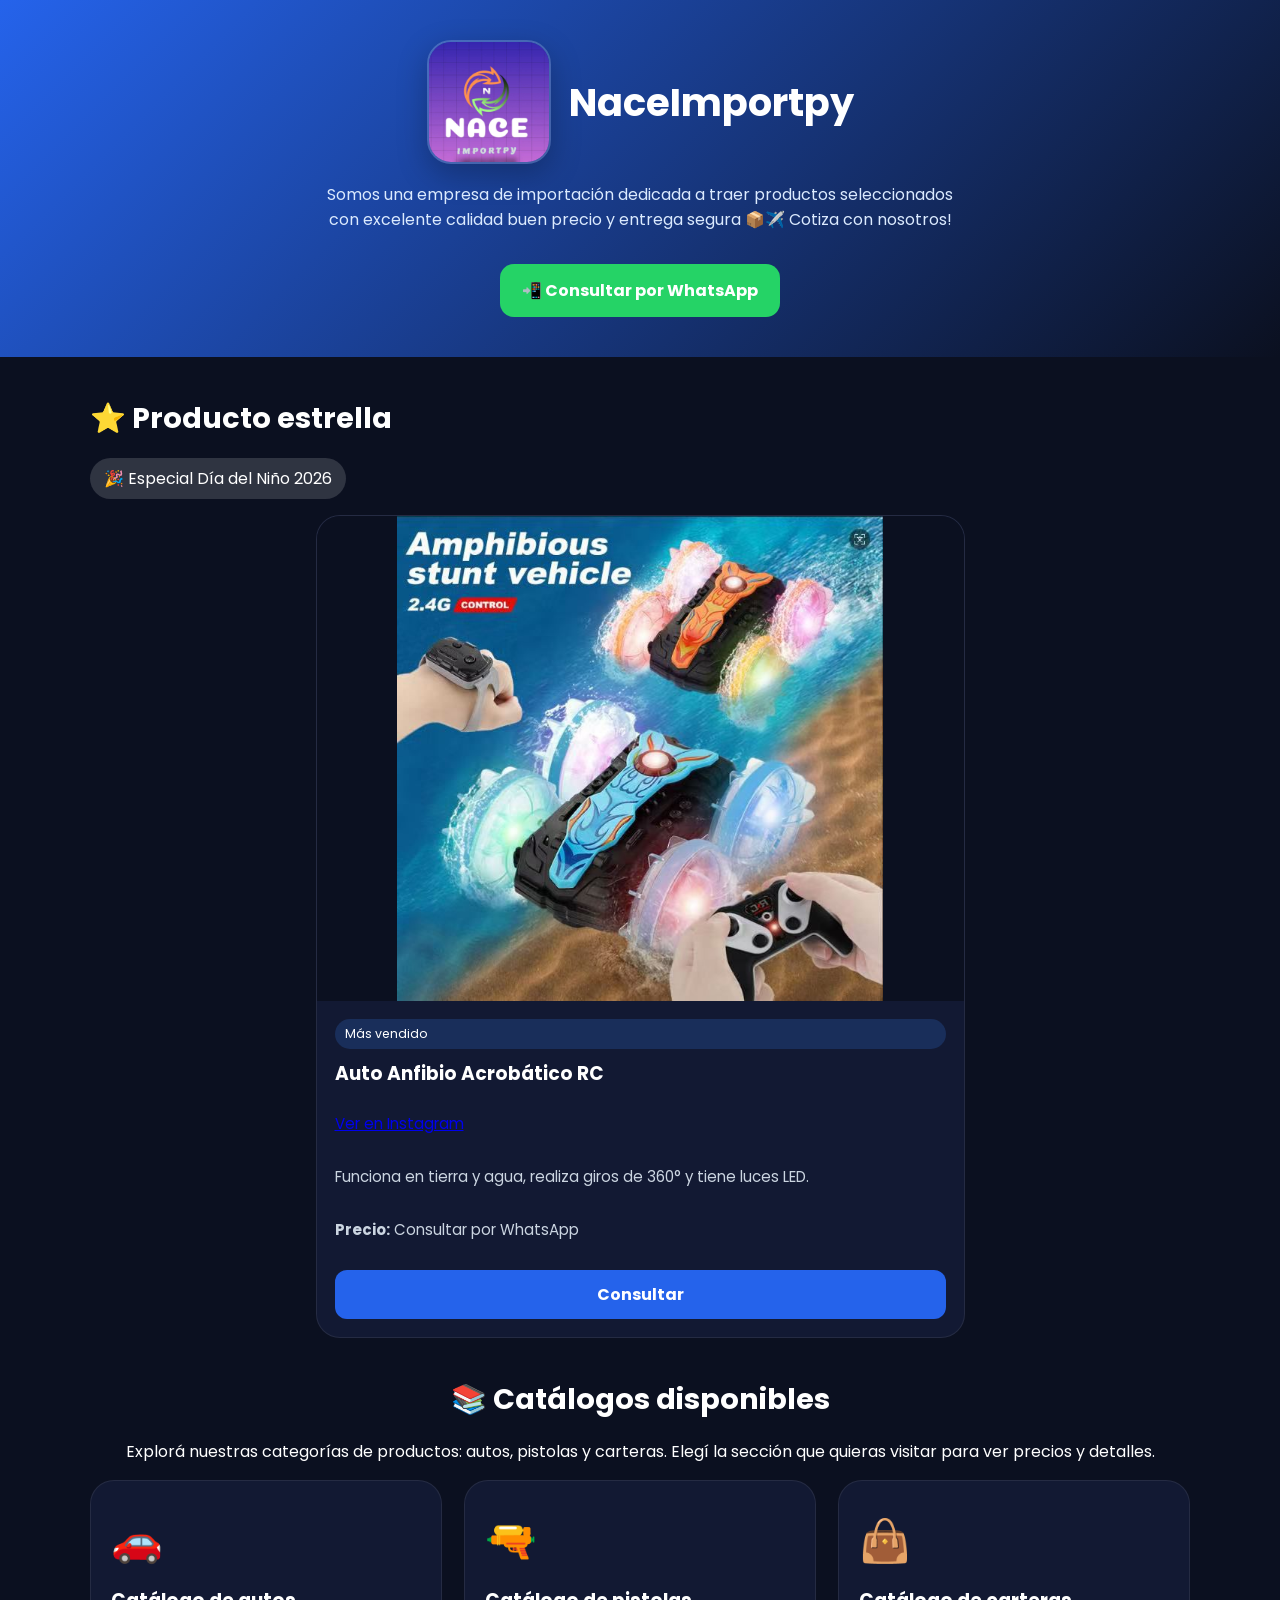
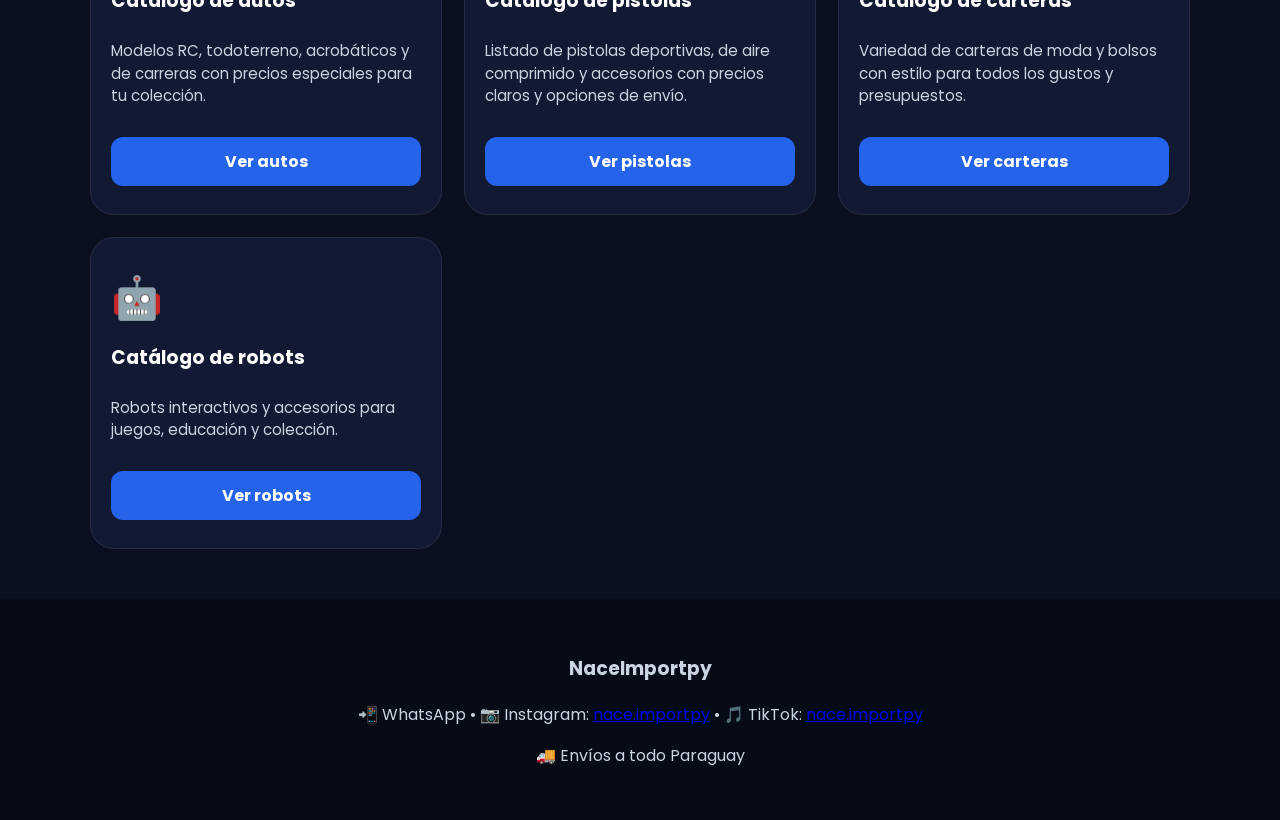
<file: index.html>
<!DOCTYPE html>
<html lang='es'>
<head>
<meta charset='UTF-8'>
<meta name='viewport' content='width=device-width, initial-scale=1.0'>
<title>NaceImportpy</title>
<meta name='description' content='Catálogo de productos importados NaceImportpy: autos RC, pistolas, carteras y robots con entrega segura.'>
<meta property='og:title' content='NaceImportpy - Catálogo de productos importados'>
<meta property='og:description' content='Descubre autos RC, pistolas, carteras y robots en NaceImportpy. Compra fácil y consulta por WhatsApp.'>
<meta property='og:type' content='website'>
<meta property='og:url' content='https://tusitio.com/'>
<meta property='og:image' content='https://tusitio.com/imagenes/logo.jpg'>
<meta name='twitter:card' content='summary_large_image'>
<meta name='twitter:title' content='NaceImportpy - Catálogo de productos importados'>
<meta name='twitter:description' content='Descubre autos RC, pistolas, carteras y robots en NaceImportpy. Compra fácil y consulta por WhatsApp.'>
<link rel='preconnect' href='https://fonts.googleapis.com'>
<link href='https://fonts.googleapis.com/css2?family=Poppins:wght@300;400;600;700;800&display=swap' rel='stylesheet'>
<link rel='stylesheet' href='css/style.css'>
</head>
<body>
<header class='hero'>
<div class='container'>
<div class='header-top'>
  <img class='logo' src='imagenes/logo.jpg' alt='Logo NaceImportpy'>
  <div class='header-copy'>
    <h1>NaceImportpy</h1>
  </div>
</div>
<p>Somos una empresa de importación dedicada a traer productos seleccionados con excelente calidad buen precio y entrega segura 📦✈️ Cotiza con nosotros!</p>
<a class='cta' href='https://wa.me/595986424893'>📲 Consultar por WhatsApp</a>
</div>
</header>

<main class='container'>
<section class='featured'>
  <h2 class='section-title'>⭐ Producto estrella</h2>  
  <div class='badge'>🎉 Especial Día del Niño 2026</div>
  <div class='grid'>
   <article class='card'>
    <img src='imagenes/autos/anfibio.jpeg' alt='Auto anfibio'>
    <div class='card-body'>
      <div class='tag'>Más vendido</div>
      <h3>Auto Anfibio Acrobático RC</h3>
      <p><a href='https://www.instagram.com/p/Danj_2fA1Zr/' target='_blank' rel='noopener noreferrer'>Ver en Instagram</a></p>
      <p>Funciona en tierra y agua, realiza giros de 360° y tiene luces LED.</p>
      <p><strong>Precio:</strong> Consultar por WhatsApp</p>
      <a class='btn' href='https://wa.me/595986424893'>Consultar</a>
    </div>
  </article>
  </div>
</section>
<section class='catalog-intro'>
  <h2 class='section-title'>📚 Catálogos disponibles</h2>
  <p>Explorá nuestras categorías de productos: autos, pistolas y carteras. Elegí la sección que quieras visitar para ver precios y detalles.</p>
</section>
<div class='catalog-grid'>
  <article class='card catalog-card'>
    <div class='catalog-icon'>🚗</div>
    <h3>Catálogo de autos</h3>
    <p>Modelos RC, todoterreno, acrobáticos y de carreras con precios especiales para tu colección.</p>
    <a class='btn' href='autos.html'>Ver autos</a>
  </article>

  <article class='card catalog-card'>
    <div class='catalog-icon'>🔫</div>
    <h3>Catálogo de pistolas</h3>
    <p>Listado de pistolas deportivas, de aire comprimido y accesorios con precios claros y opciones de envío.</p>
    <a class='btn' href='pistolas.html'>Ver pistolas</a>
  </article>

  <article class='card catalog-card'>
    <div class='catalog-icon'>👜</div>
    <h3>Catálogo de carteras</h3>
    <p>Variedad de carteras de moda y bolsos con estilo para todos los gustos y presupuestos.</p>
    <a class='btn' href='carteras.html'>Ver carteras</a>
  </article>
  <article class='card catalog-card'>
    <div class='catalog-icon'>🤖</div>
    <h3>Catálogo de robots</h3>
    <p>Robots interactivos y accesorios para juegos, educación y colección.</p>
    <a class='btn' href='robots.html'>Ver robots</a>
  </article>
</div>
</main>

<footer>
  <h3>NaceImportpy</h3>
  <p>📲 WhatsApp • 📷 Instagram: <a href="https://instagram.com/nace.importpy" target="_blank" rel="noopener">nace.importpy</a> • 🎵 TikTok: <a href="https://www.tiktok.com/@nace.importpy" target="_blank" rel="noopener">nace.importpy</a></p>
  <p>🚚 Envíos a todo Paraguay</p>
</footer>
<script src='js/script.js'></script>
</body>
</html>
</file>
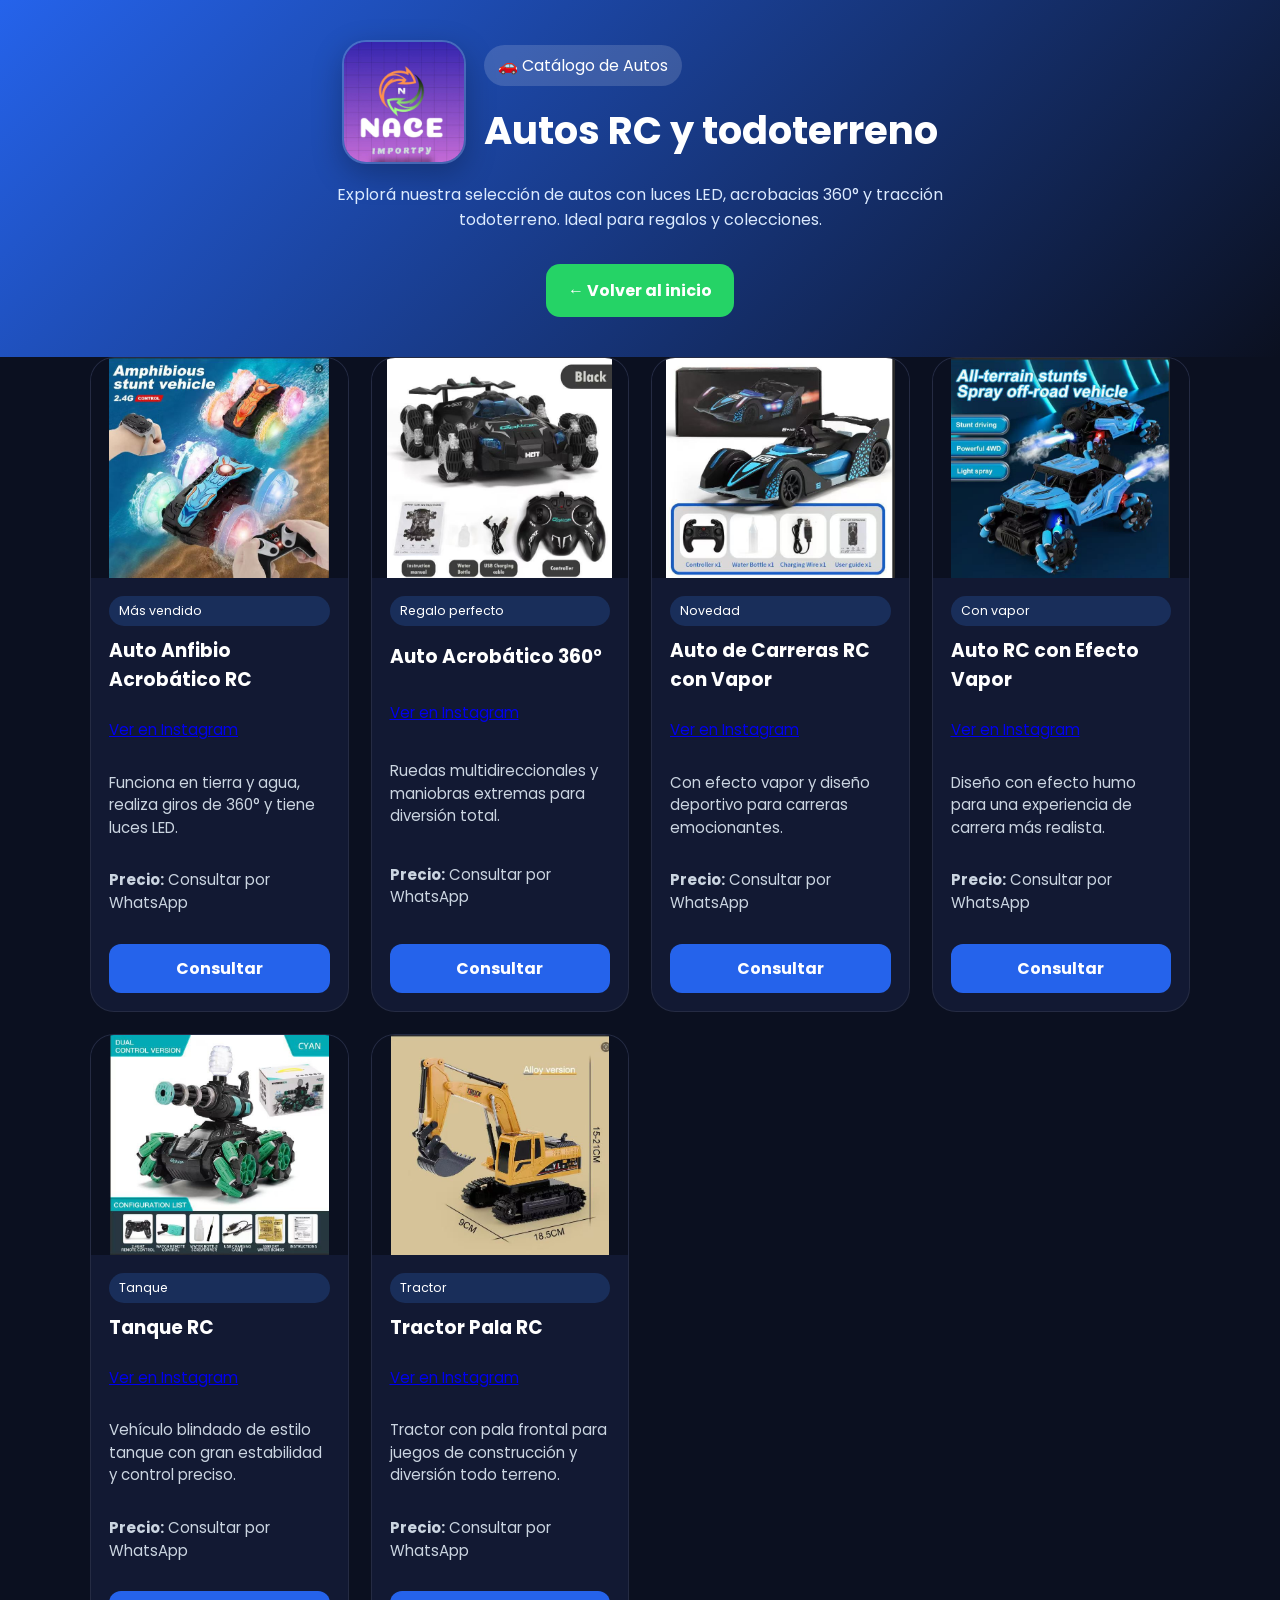
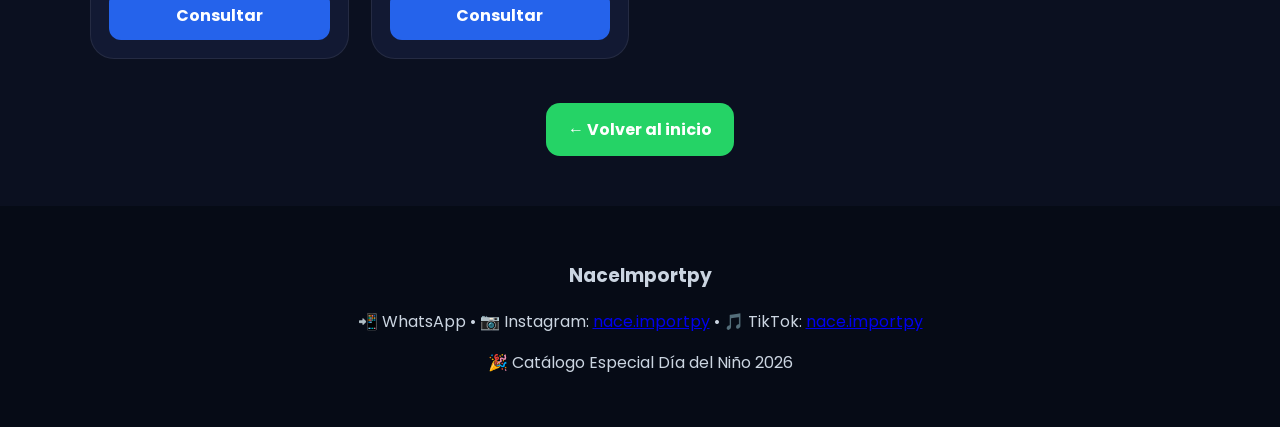
<file: autos.html>
<!DOCTYPE html>
<html lang='es'>
<head>
<meta charset='UTF-8'>
<meta name='viewport' content='width=device-width, initial-scale=1.0'>
<title>Catálogo de Autos - NaceImportpy</title>
<link rel='preconnect' href='https://fonts.googleapis.com'>
<link href='https://fonts.googleapis.com/css2?family=Poppins:wght@300;400;600;700;800&display=swap' rel='stylesheet'>
<link rel='stylesheet' href='css/style.css'>
</head>
<body>
<header class='hero'>
<div class='container'>
<div class='header-top'>
  <img class='logo' src='imagenes/logo.jpg' alt='Logo NaceImportpy'>
  <div class='header-copy'>
    <div class='badge'>🚗 Catálogo de Autos</div>
    <h1>Autos RC y todoterreno</h1>
  </div>
</div>
<p>Explorá nuestra selección de autos con luces LED, acrobacias 360° y tracción todoterreno. Ideal para regalos y colecciones.</p>
<a class='cta' href='index.html'>← Volver al inicio</a>
</div>
</header>
<main class='container'>
<section class='grid'>
  <article class='card'>
    <img src='imagenes/autos/anfibio.jpeg' alt='Auto anfibio'>
    <div class='card-body'>
      <div class='tag'>Más vendido</div>
      <h3>Auto Anfibio Acrobático RC</h3>
      <p><a href='https://www.instagram.com/p/Danj_2fA1Zr/' target='_blank' rel='noopener noreferrer'>Ver en Instagram</a></p>
      <p>Funciona en tierra y agua, realiza giros de 360° y tiene luces LED.</p>
      <p><strong>Precio:</strong> Consultar por WhatsApp</p>
      <a class='btn' href='https://wa.me/595986424893'>Consultar</a>
    </div>
  </article>
  <article class='card'>
    <img src='imagenes/autos/auto_360.jpeg' alt='Auto 360°'>
    <div class='card-body'>
      <div class='tag'>Regalo perfecto</div>
      <h3>Auto Acrobático 360°</h3>
      <p><a href='https://www.instagram.com/p/Dba5ohPHHiN' target='_blank' rel='noopener noreferrer'>Ver en Instagram</a></p>
      <p>Ruedas multidireccionales y maniobras extremas para diversión total.</p>
      <p><strong>Precio:</strong> Consultar por WhatsApp</p>
      <a class='btn' href='https://wa.me/595986424893'>Consultar</a>
    </div>
  </article>
  <article class='card'>
    <img src='imagenes/autos/carreras.jpeg' alt='Auto de carreras'>
    <div class='card-body'>
      <div class='tag'>Novedad</div>
      <h3>Auto de Carreras RC con Vapor</h3>
      <p><a href='https://www.instagram.com/p/Dba5ohPHHiN' target='_blank' rel='noopener noreferrer'>Ver en Instagram</a></p>
      <p>Con efecto vapor y diseño deportivo para carreras emocionantes.</p>
      <p><strong>Precio:</strong> Consultar por WhatsApp</p>
      <a class='btn' href='https://wa.me/595986424893'>Consultar</a>
    </div>
  </article>
  <article class='card'>
    <img src='imagenes/autos/auto_vapor.jpeg' alt='Auto vapor'>
    <div class='card-body'>
      <div class='tag'>Con vapor</div>
      <h3>Auto RC con Efecto Vapor</h3>
      <p><a href='https://www.instagram.com/p/Da27UkqADn1/' target='_blank' rel='noopener noreferrer'>Ver en Instagram</a></p>
      <p>Diseño con efecto humo para una experiencia de carrera más realista.</p>
      <p><strong>Precio:</strong> Consultar por WhatsApp</p>
      <a class='btn' href='https://wa.me/595986424893'>Consultar</a>
    </div>
  </article>
   <article class='card'>
    <img src='imagenes/autos/tanque.jpeg' alt='Tanque RC'>
    <div class='card-body'>
      <div class='tag'>Tanque</div>
      <h3>Tanque RC</h3>
      <p><a href='https://www.instagram.com/nace.importpy/reel/Da26ucDgXEb/' target='_blank' rel='noopener noreferrer'>Ver en Instagram</a></p>
      <p>Vehículo blindado de estilo tanque con gran estabilidad y control preciso.</p>
      <p><strong>Precio:</strong> Consultar por WhatsApp</p>
      <a class='btn' href='https://wa.me/595986424893'>Consultar</a>
    </div>
  </article>
  <article class='card'>
    <img src='imagenes/autos/tractor_pala.jpeg' alt='Tractor pala'>
    <div class='card-body'>
      <div class='tag'>Tractor</div>
      <h3>Tractor Pala RC</h3>
      <p><a href='https://www.instagram.com/p/Dba6RiinKZt/' target='_blank' rel='noopener noreferrer'>Ver en Instagram</a></p>
      <p>Tractor con pala frontal para juegos de construcción y diversión todo terreno.</p>
      <p><strong>Precio:</strong> Consultar por WhatsApp</p>
      <a class='btn' href='https://wa.me/595986424893'>Consultar</a>
    </div>
  </article>
  </section>
  <div class='back-end'>
    <a class='cta' href='index.html'>← Volver al inicio</a>
  </div>
</main>
<footer>
  <h3>NaceImportpy</h3>
  <p>📲 WhatsApp • 📷 Instagram: <a href="https://instagram.com/nace.importpy" target="_blank" rel="noopener">nace.importpy</a> • 🎵 TikTok: <a href="https://www.tiktok.com/@nace.importpy" target="_blank" rel="noopener">nace.importpy</a></p>
  <p>🎉 Catálogo Especial Día del Niño 2026</p>
</footer>
<script src='js/script.js'></script>
</body>
</html>
</file>
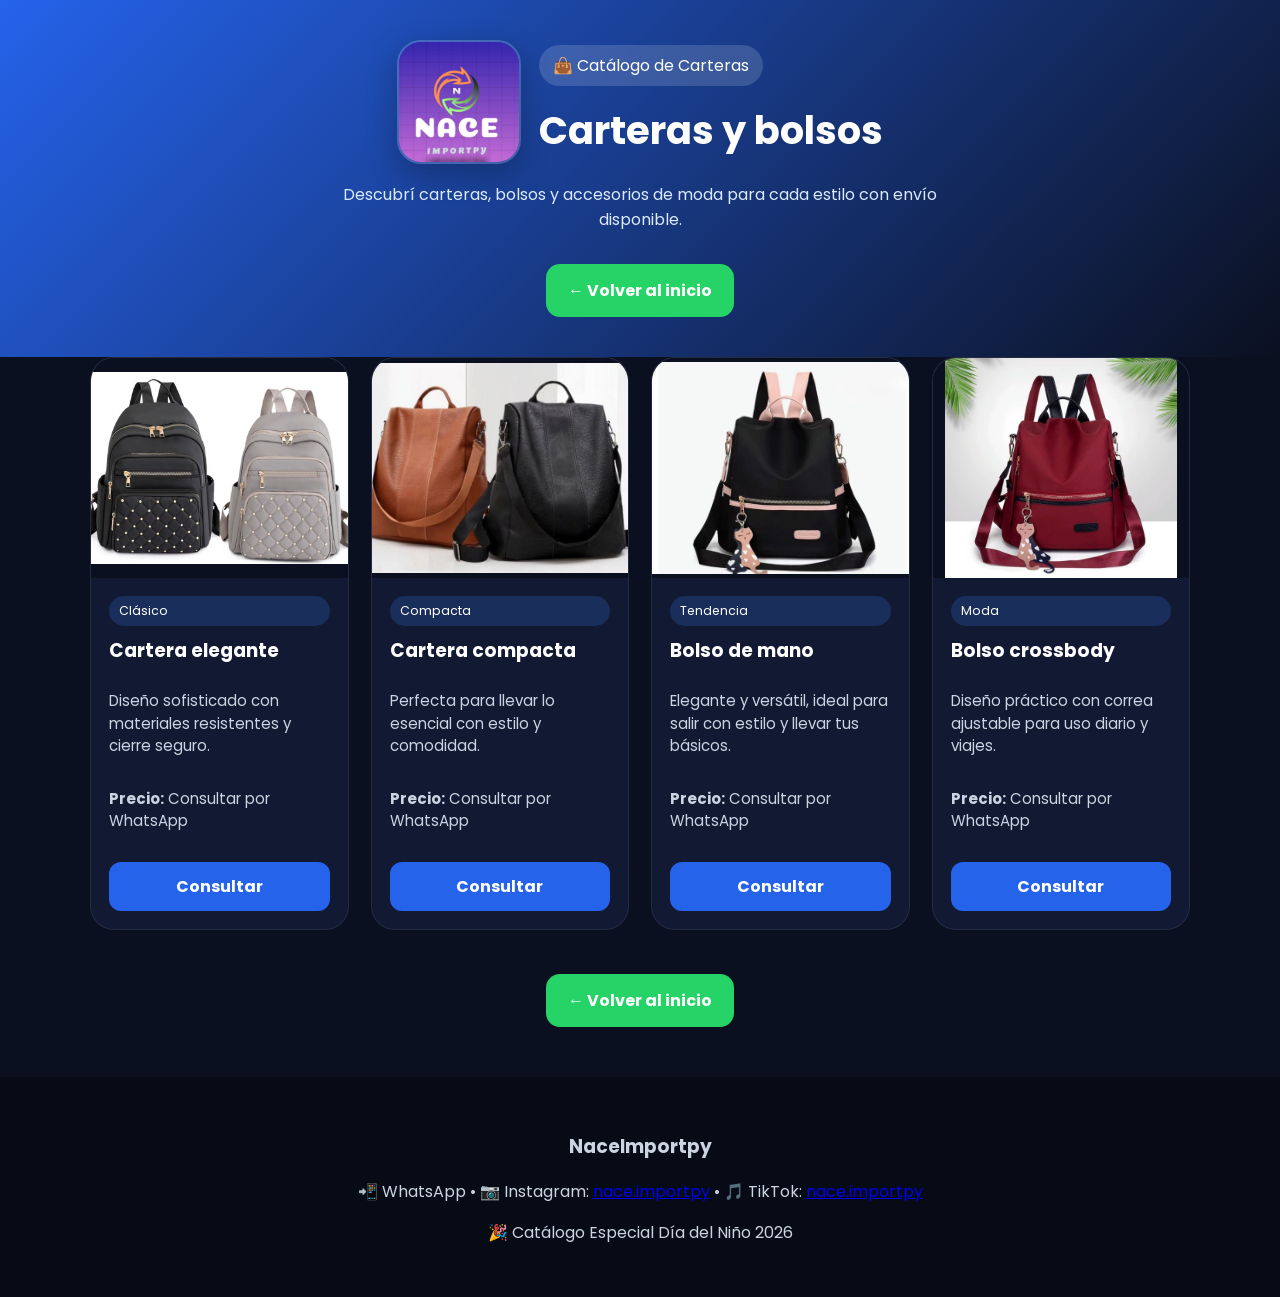
<file: carteras.html>
<!DOCTYPE html>
<html lang='es'>
<head>
<meta charset='UTF-8'>
<meta name='viewport' content='width=device-width, initial-scale=1.0'>
<title>Catálogo de Carteras - NaceImportpy</title>
<link rel='preconnect' href='https://fonts.googleapis.com'>
<link href='https://fonts.googleapis.com/css2?family=Poppins:wght@300;400;600;700;800&display=swap' rel='stylesheet'>
<link rel='stylesheet' href='css/style.css'>
</head>
<body>
<header class='hero'>
<div class='container'>
<div class='header-top'>
  <img class='logo' src='imagenes/logo.jpg' alt='Logo NaceImportpy'>
  <div class='header-copy'>
    <div class='badge'>👜 Catálogo de Carteras</div>
    <h1>Carteras y bolsos</h1>
  </div>
</div>
<p>Descubrí carteras, bolsos y accesorios de moda para cada estilo con envío disponible.</p>
<a class='cta' href='index.html'>← Volver al inicio</a>
</div>
</header>
<main class='container'>
<section class='grid'>
  <article class='card'>
    <img src='imagenes/carteras/carteras_1.jpeg' alt='Cartera elegante'>
    <div class='card-body'>
      <div class='tag'>Clásico</div>
      <h3>Cartera elegante</h3>
      <p>Diseño sofisticado con materiales resistentes y cierre seguro.</p>
      <p><strong>Precio:</strong> Consultar por WhatsApp</p>
      <a class='btn' href='https://wa.me/595986424893'>Consultar</a>
    </div>
  </article>
  <article class='card'>
    <img src='imagenes/carteras/carterta_2.jpeg' alt='Cartera compacta'>
    <div class='card-body'>
      <div class='tag'>Compacta</div>
      <h3>Cartera compacta</h3>
      <p>Perfecta para llevar lo esencial con estilo y comodidad.</p>
      <p><strong>Precio:</strong> Consultar por WhatsApp</p>
      <a class='btn' href='https://wa.me/595986424893'>Consultar</a>
    </div>
  </article>
  <article class='card'>
    <img src='imagenes/carteras/cartera_3.jpeg' alt='Bolso de mano'>
    <div class='card-body'>
      <div class='tag'>Tendencia</div>
      <h3>Bolso de mano</h3>
      <p>Elegante y versátil, ideal para salir con estilo y llevar tus básicos.</p>
      <p><strong>Precio:</strong> Consultar por WhatsApp</p>
      <a class='btn' href='https://wa.me/595986424893'>Consultar</a>
    </div>
  </article>
  <article class='card'>
    <img src='imagenes/carteras/cartera_4.jpeg' alt='Bolso crossbody'>
    <div class='card-body'>
      <div class='tag'>Moda</div>
      <h3>Bolso crossbody</h3>
      <p>Diseño práctico con correa ajustable para uso diario y viajes.</p>
      <p><strong>Precio:</strong> Consultar por WhatsApp</p>
      <a class='btn' href='https://wa.me/595986424893'>Consultar</a>
    </div>
  </article>
  </section>
  <div class='back-end'>
    <a class='cta' href='index.html'>← Volver al inicio</a>
  </div>
</main>
<footer>
  <h3>NaceImportpy</h3>
  <p>📲 WhatsApp • 📷 Instagram: <a href="https://instagram.com/nace.importpy" target="_blank" rel="noopener">nace.importpy</a> • 🎵 TikTok: <a href="https://www.tiktok.com/@nace.importpy" target="_blank" rel="noopener">nace.importpy</a></p>
  <p>🎉 Catálogo Especial Día del Niño 2026</p>
</footer>
<script src='js/script.js'></script>
</body>
</html>
</file>
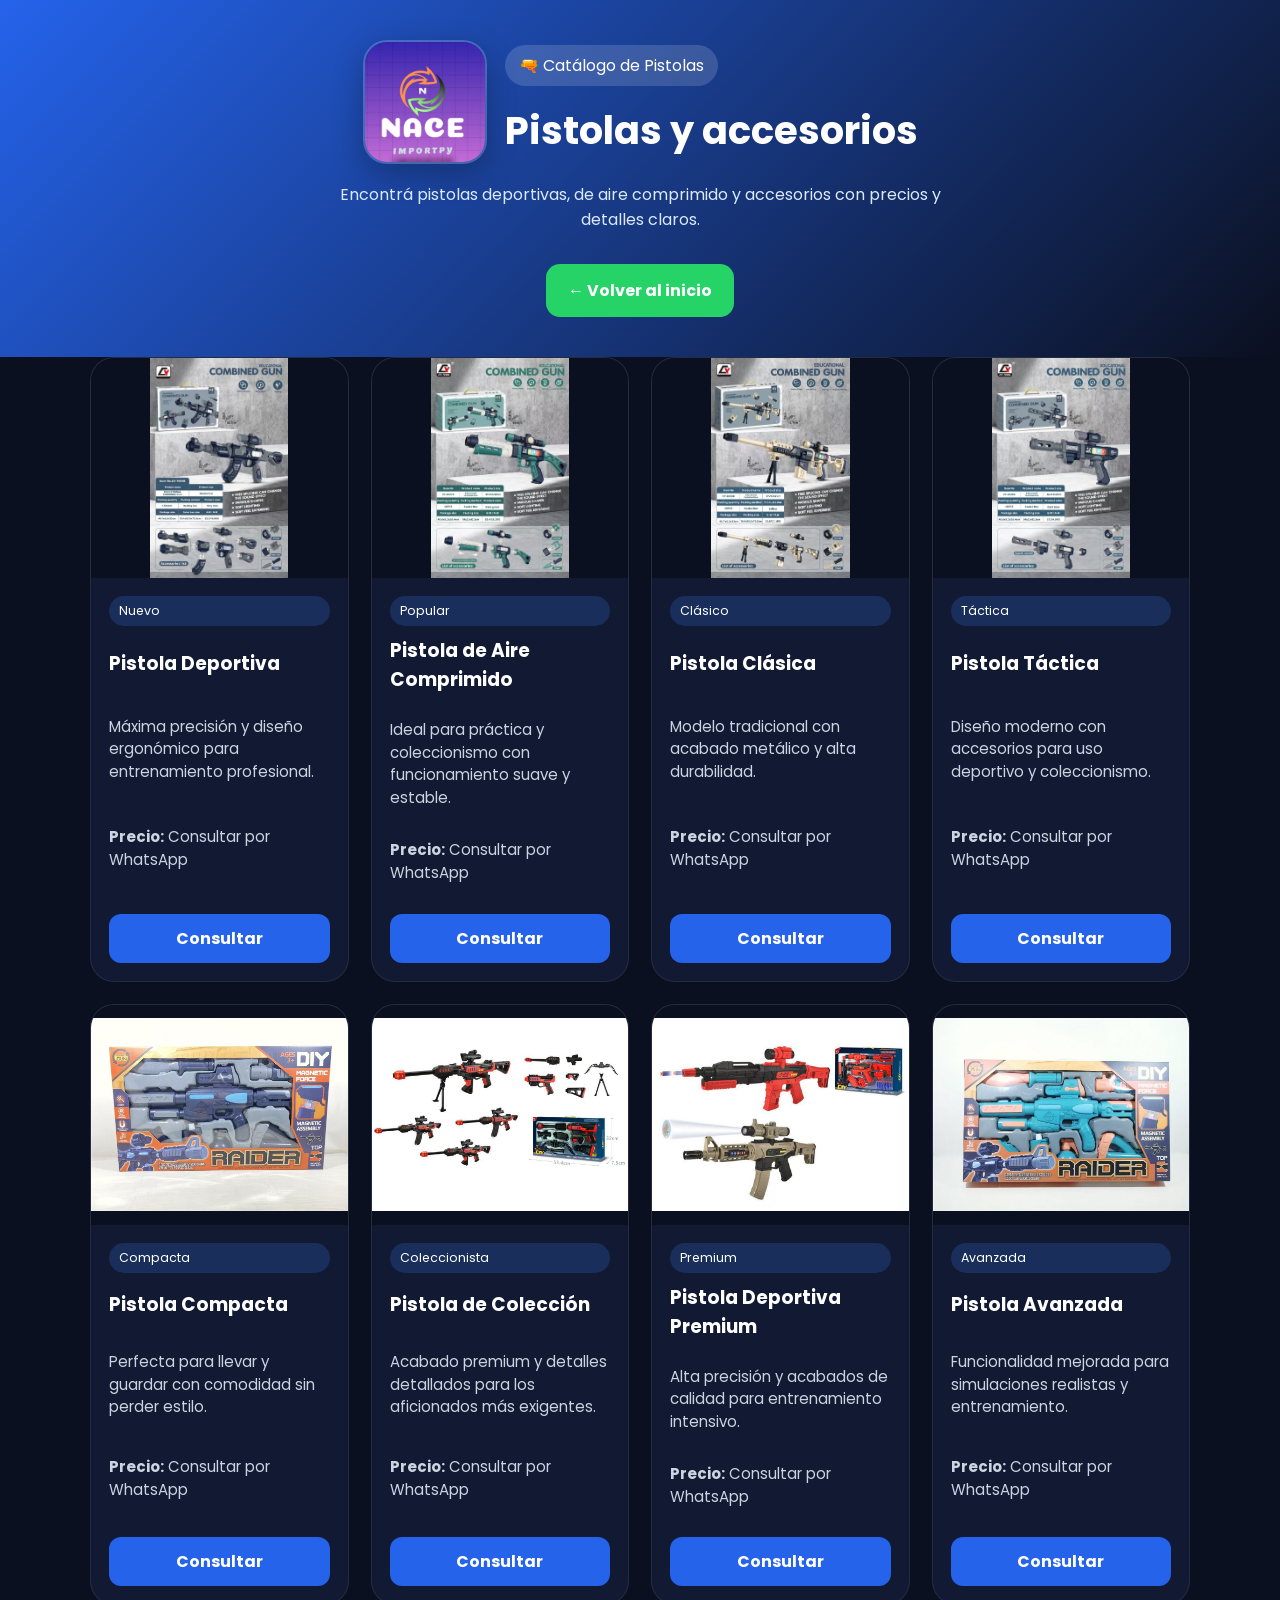
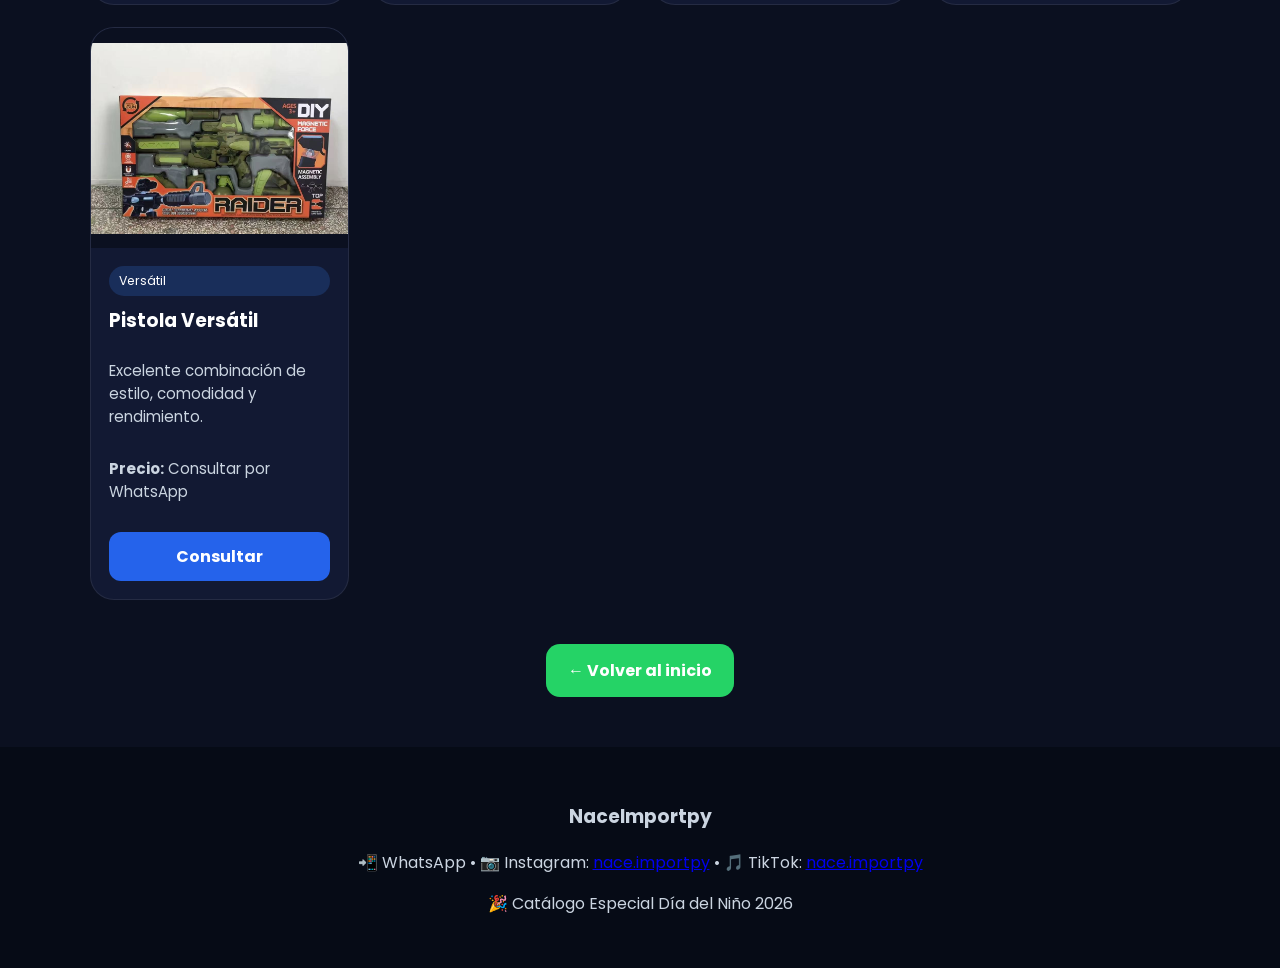
<file: pistolas.html>
<!DOCTYPE html>
<html lang='es'>
<head>
<meta charset='UTF-8'>
<meta name='viewport' content='width=device-width, initial-scale=1.0'>
<title>Catálogo de Pistolas - NaceImportpy</title>
<link rel='preconnect' href='https://fonts.googleapis.com'>
<link href='https://fonts.googleapis.com/css2?family=Poppins:wght@300;400;600;700;800&display=swap' rel='stylesheet'>
<link rel='stylesheet' href='css/style.css'>
</head>
<body>
<header class='hero'>
<div class='container'>
<div class='header-top'>
  <img class='logo' src='imagenes/logo.jpg' alt='Logo NaceImportpy'>
  <div class='header-copy'>
    <div class='badge'>🔫 Catálogo de Pistolas</div>
    <h1>Pistolas y accesorios</h1>
  </div>
</div>
<p>Encontrá pistolas deportivas, de aire comprimido y accesorios con precios y detalles claros.</p>
<a class='cta' href='index.html'>← Volver al inicio</a>
</div>
</header>
<main class='container'>
<section class='grid'>
  <article class='card'>
    <img src='imagenes/pistolas/metralletas_1.jpeg' alt='Pistola deportiva'>
    <div class='card-body'>
      <div class='tag'>Nuevo</div>
      <h3>Pistola Deportiva</h3>
      <p>Máxima precisión y diseño ergonómico para entrenamiento profesional.</p>
      <p><strong>Precio:</strong> Consultar por WhatsApp</p>
      <a class='btn' href='https://wa.me/595986424893'>Consultar</a>
    </div>
  </article>
  <article class='card'>
    <img src='imagenes/pistolas/metralletas_2.jpeg' alt='Pistola aire comprimido'>
    <div class='card-body'>
      <div class='tag'>Popular</div>
      <h3>Pistola de Aire Comprimido</h3>
      <p>Ideal para práctica y coleccionismo con funcionamiento suave y estable.</p>
      <p><strong>Precio:</strong> Consultar por WhatsApp</p>
      <a class='btn' href='https://wa.me/595986424893'>Consultar</a>
    </div>
  </article>
  <article class='card'>
    <img src='imagenes/pistolas/metralletas_3.jpeg' alt='Pistola clásica'>
    <div class='card-body'>
      <div class='tag'>Clásico</div>
      <h3>Pistola Clásica</h3>
      <p>Modelo tradicional con acabado metálico y alta durabilidad.</p>
      <p><strong>Precio:</strong> Consultar por WhatsApp</p>
      <a class='btn' href='https://wa.me/595986424893'>Consultar</a>
    </div>
  </article>
  <article class='card'>
    <img src='imagenes/pistolas/metralletas_4.jpeg' alt='Pistola táctica'>
    <div class='card-body'>
      <div class='tag'>Táctica</div>
      <h3>Pistola Táctica</h3>
      <p>Diseño moderno con accesorios para uso deportivo y coleccionismo.</p>
      <p><strong>Precio:</strong> Consultar por WhatsApp</p>
      <a class='btn' href='https://wa.me/595986424893'>Consultar</a>
    </div>
  </article>
  <article class='card'>
    <img src='imagenes/pistolas/metralleta_5.jpeg' alt='Pistola compacta'>
    <div class='card-body'>
      <div class='tag'>Compacta</div>
      <h3>Pistola Compacta</h3>
      <p>Perfecta para llevar y guardar con comodidad sin perder estilo.</p>
      <p><strong>Precio:</strong> Consultar por WhatsApp</p>
      <a class='btn' href='https://wa.me/595986424893'>Consultar</a>
    </div>
  </article>
  <article class='card'>
    <img src='imagenes/pistolas/metralleta_6.jpeg' alt='Pistola de colección'>
    <div class='card-body'>
      <div class='tag'>Coleccionista</div>
      <h3>Pistola de Colección</h3>
      <p>Acabado premium y detalles detallados para los aficionados más exigentes.</p>
      <p><strong>Precio:</strong> Consultar por WhatsApp</p>
      <a class='btn' href='https://wa.me/595986424893'>Consultar</a>
    </div>
  </article>
  <article class='card'>
    <img src='imagenes/pistolas/metralleta_7.jpeg' alt='Pistola deportiva premium'>
    <div class='card-body'>
      <div class='tag'>Premium</div>
      <h3>Pistola Deportiva Premium</h3>
      <p>Alta precisión y acabados de calidad para entrenamiento intensivo.</p>
      <p><strong>Precio:</strong> Consultar por WhatsApp</p>
      <a class='btn' href='https://wa.me/595986424893'>Consultar</a>
    </div>
  </article>
  <article class='card'>
    <img src='imagenes/pistolas/metralleta_8.jpeg' alt='Pistola avanzada'>
    <div class='card-body'>
      <div class='tag'>Avanzada</div>
      <h3>Pistola Avanzada</h3>
      <p>Funcionalidad mejorada para simulaciones realistas y entrenamiento.</p>
      <p><strong>Precio:</strong> Consultar por WhatsApp</p>
      <a class='btn' href='https://wa.me/595986424893'>Consultar</a>
    </div>
  </article>
  <article class='card'>
    <img src='imagenes/pistolas/metralleta_9.jpeg' alt='Pistola versátil'>
    <div class='card-body'>
      <div class='tag'>Versátil</div>
      <h3>Pistola Versátil</h3>
      <p>Excelente combinación de estilo, comodidad y rendimiento.</p>
      <p><strong>Precio:</strong> Consultar por WhatsApp</p>
      <a class='btn' href='https://wa.me/595986424893'>Consultar</a>
    </div>
  </article>
  </section>
  <div class='back-end'>
    <a class='cta' href='index.html'>← Volver al inicio</a>
  </div>
</main>
<footer>
  <h3>NaceImportpy</h3>
  <p>📲 WhatsApp • 📷 Instagram: <a href="https://instagram.com/nace.importpy" target="_blank" rel="noopener">nace.importpy</a> • 🎵 TikTok: <a href="https://www.tiktok.com/@nace.importpy" target="_blank" rel="noopener">nace.importpy</a></p>
  <p>🎉 Catálogo Especial Día del Niño 2026</p>
</footer>
<script src='js/script.js'></script>
</body>
</html>
</file>
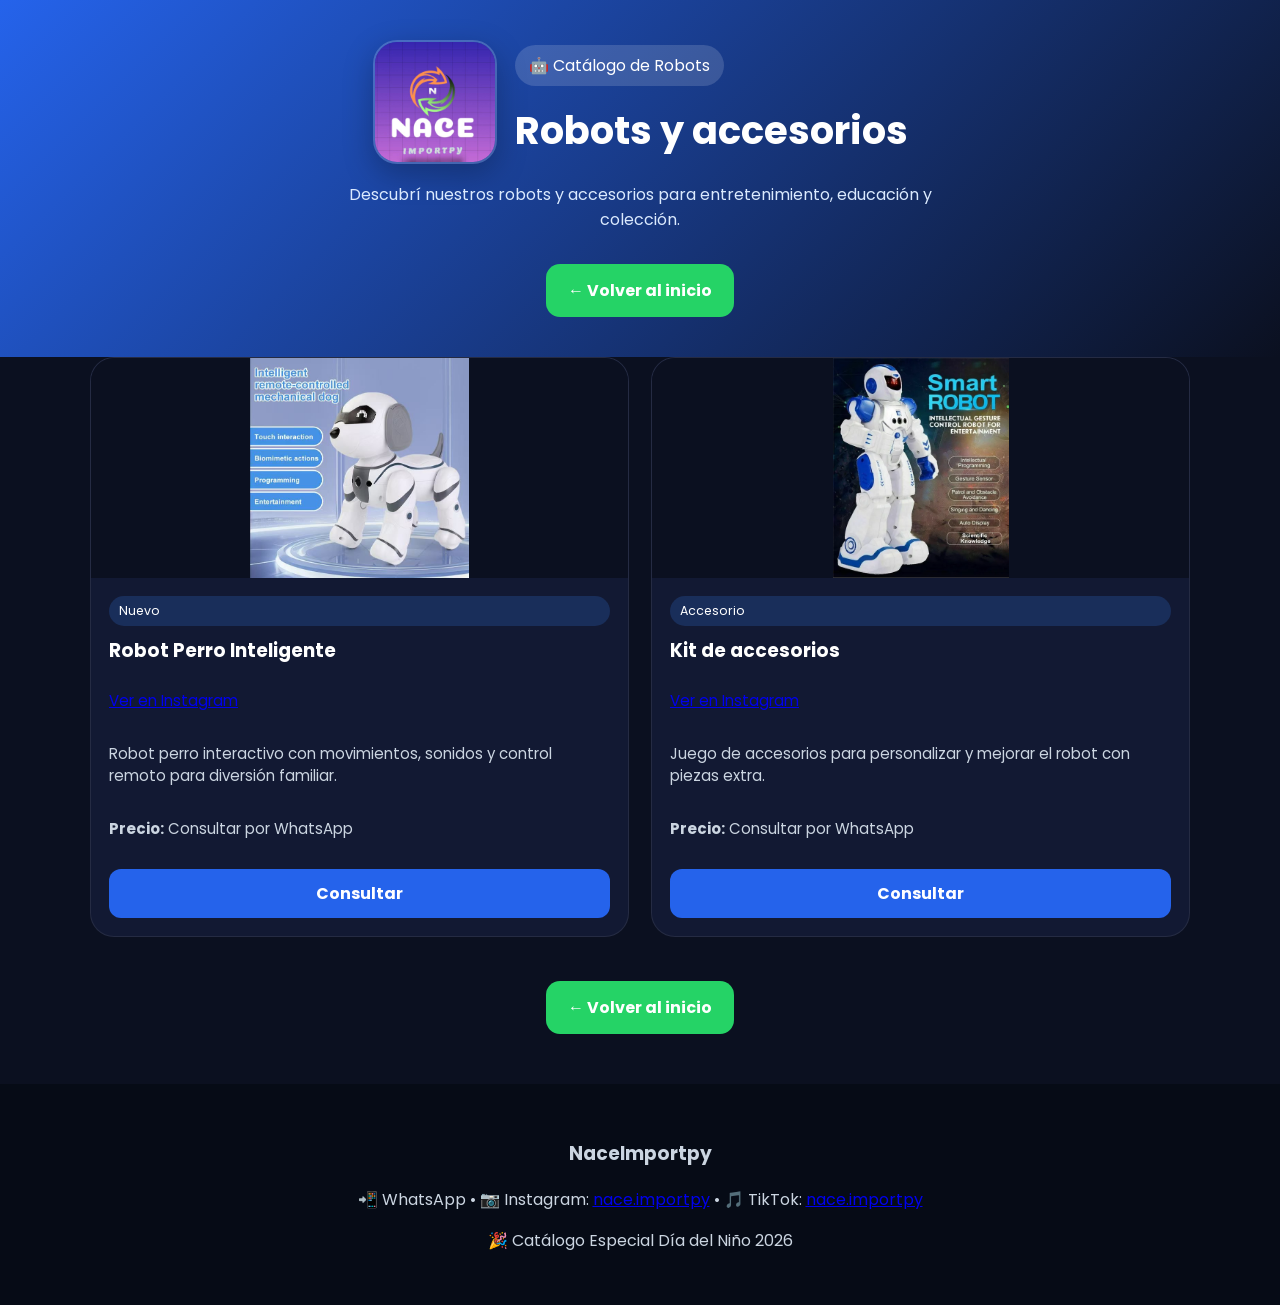
<file: robots.html>
<!DOCTYPE html>
<html lang='es'>
<head>
<meta charset='UTF-8'>
<meta name='viewport' content='width=device-width, initial-scale=1.0'>
<title>Catálogo de Robots - NaceImportpy</title>
<link rel='preconnect' href='https://fonts.googleapis.com'>
<link href='https://fonts.googleapis.com/css2?family=Poppins:wght@300;400;600;700;800&display=swap' rel='stylesheet'>
<link rel='stylesheet' href='css/style.css'>
</head>
<body>
<header class='hero'>
<div class='container'>
<div class='header-top'>
  <img class='logo' src='imagenes/logo.jpg' alt='Logo NaceImportpy'>
  <div class='header-copy'>
    <div class='badge'>🤖 Catálogo de Robots</div>
    <h1>Robots y accesorios</h1>
  </div>
</div>
<p>Descubrí nuestros robots y accesorios para entretenimiento, educación y colección.</p>
<a class='cta' href='index.html'>← Volver al inicio</a>
</div>
</header>
<main class='container'>
<section class='grid'>
  <article class='card'>
    <img src='imagenes/robots/perro.jpeg' alt='Robot perro'>
    <div class='card-body'>
      <div class='tag'>Nuevo</div>
      <h3>Robot Perro Inteligente</h3>
     <p><a href='https://www.instagram.com/p/Dane5ZSgYen/' target='_blank' rel='noopener noreferrer'>Ver en Instagram</a></p>
      <p>Robot perro interactivo con movimientos, sonidos y control remoto para diversión familiar.</p>
      <p><strong>Precio:</strong> Consultar por WhatsApp</p>
      <a class='btn' href='https://wa.me/595986424893'>Consultar</a>
    </div>
  </article>
  <article class='card'>
    <a href='https://www.instagram.com/p/Da2yFkxg1BM/' target='_blank' rel='noopener noreferrer'>
      <img src='imagenes/robots/robot.jpeg' alt='Accesorio robot'>
    </a>
    <div class='card-body'>
      <div class='tag'>Accesorio</div>
      <h3>Kit de accesorios</h3>
      <p><a href='https://www.instagram.com/p/Da2yFkxg1BM/' target='_blank' rel='noopener noreferrer'>Ver en Instagram</a></p>
      <p>Juego de accesorios para personalizar y mejorar el robot con piezas extra.</p>
      <p><strong>Precio:</strong> Consultar por WhatsApp</p>
      <a class='btn' href='https://wa.me/595986424893'>Consultar</a>
    </div>
  </article>
  </section>
  <div class='back-end'>
    <a class='cta' href='index.html'>← Volver al inicio</a>
  </div>
</main>
<footer>
  <h3>NaceImportpy</h3>
  <p>📲 WhatsApp • 📷 Instagram: <a href="https://instagram.com/nace.importpy" target="_blank" rel="noopener">nace.importpy</a> • 🎵 TikTok: <a href="https://www.tiktok.com/@nace.importpy" target="_blank" rel="noopener">nace.importpy</a></p>
  <p>🎉 Catálogo Especial Día del Niño 2026</p>
</footer>
<script src='js/script.js'></script>
</body>
</html>
</file>
<file: css/style.css>
body {
  margin: 0;
  font-family: Poppins, sans-serif;
  background: #0b1020;
  color: #fff;
}

header {
  padding: 40px 20px;
  text-align: center;
  background: linear-gradient(135deg, #2563eb, #0b1020);
}

.header-top {
  display: flex;
  align-items: center;
  justify-content: center;
  gap: 18px;
  margin-bottom: 18px;
}

.header-copy {
  text-align: left;
}

.logo {
  width: 120px;
  height: auto;
  border-radius: 24px;
  border: 2px solid rgba(255,255,255,.18);
  box-shadow: 0 10px 30px rgba(0,0,0,.25);
}

.container {
  width: min(1100px, 92%);
  margin: auto;
}

.badge {
  display: inline-block;
  background: rgba(255, 255, 255, .15);
  padding: 8px 14px;
  border-radius: 999px;
  margin-bottom: 16px;
}

h1 {
  font-size: 2.4rem;
  margin: 0;
}

.hero p {
  max-width: 640px;
  margin: 12px auto;
  color: #dbeafe;
}

.cta {
  display: inline-block;
  background: #25d366;
  color: #fff;
  text-decoration: none;
  padding: 14px 22px;
  border-radius: 14px;
  font-weight: 700;
  margin-top: 20px;
}

.catalog-intro {
  text-align: center;
  margin-top: 20px;
}

.catalog-grid {
  display: grid;
  grid-template-columns: repeat(auto-fit, minmax(260px, 1fr));
  gap: 22px;
  margin-bottom: 50px;
}

.catalog-card {
  padding: 28px 20px;
}

.catalog-icon {
  font-size: 2.6rem;
  margin-bottom: 14px;
}

.section-title {
  font-size: 1.8rem;
  margin: 40px 0 18px;
}

.grid {
  display: grid;
  grid-template-columns: repeat(auto-fit, minmax(240px, 1fr));
  gap: 22px;
  align-items: stretch;
}

.catalog-grid {
  display: grid;
  grid-template-columns: repeat(auto-fit, minmax(260px, 1fr));
  gap: 22px;
  margin-bottom: 50px;
  align-items: stretch;
}

.card {
  background: #121933;
  border: 1px solid rgba(255, 255, 255, .08);
  border-radius: 24px;
  overflow: hidden;
  display: flex;
  flex-direction: column;
}

.card img {
  width: 100%;
  height: 220px;
  object-fit: contain;
  object-position: center;
  display: block;
  background: #0b1020;
}

.featured .card img {
  width: 100%;
  height: auto;
  object-fit: contain;
  object-position: center;
  aspect-ratio: 4 / 3;
  background: #0b1020;
}

.featured .grid {
  grid-template-columns: 1fr;
  max-width: 720px;
  margin: 0 auto;
  gap: 18px;
}

.featured .card {
  max-width: 720px;
  margin: 0 auto;
}

.card-body {
  padding: 18px;
  display: flex;
  flex-direction: column;
  justify-content: space-between;
  flex: 1;
}

.btn {
  display: block;
  text-align: center;
  background: #2563eb;
  color: #fff;
  text-decoration: none;
  padding: 12px;
  border-radius: 12px;
  font-weight: 700;
  margin-top: 16px;
}

.tag {
  display: inline-block;
  background: #3b82f633;
  padding: 6px 10px;
  border-radius: 999px;
  font-size: .78rem;
  margin-bottom: 10px;
}

.card h3 {
  margin: 0 0 10px;
}

.card p {
  color: #cbd5e1;
  font-size: .94rem;
  line-height: 1.5;
}

ul {
  padding-left: 18px;
  color: #e5eefc;
}

.btn {
  display: block;
  text-align: center;
  background: #2563eb;
  color: #fff;
  text-decoration: none;
  padding: 12px;
  border-radius: 12px;
  font-weight: 700;
  margin-top: 14px;
}

.back-end {
  text-align: center;
  margin-top: 24px;
}

.highlight {
  margin: 44px 0;
  background: #111827;
  border: 1px solid rgba(255, 255, 255, .08);
  border-radius: 28px;
  padding: 24px;
  display: grid;
  grid-template-columns: 1fr 1fr;
  gap: 22px;
  align-items: center;
}

.highlight img {
  width: 100%;
  border-radius: 20px;
}

footer {
  text-align: center;
  padding: 36px 20px;
  background: #060b16;
  color: #cbd5e1;
  margin-top: 50px;
}

@media (max-width: 800px) {
  .header-top {
    flex-direction: column;
    align-items: center;
  }

  .header-copy {
    text-align: center;
  }

  .highlight {
    grid-template-columns: 1fr;
  }

  h1 {
    font-size: 2.2rem;
  }
}
</file>
